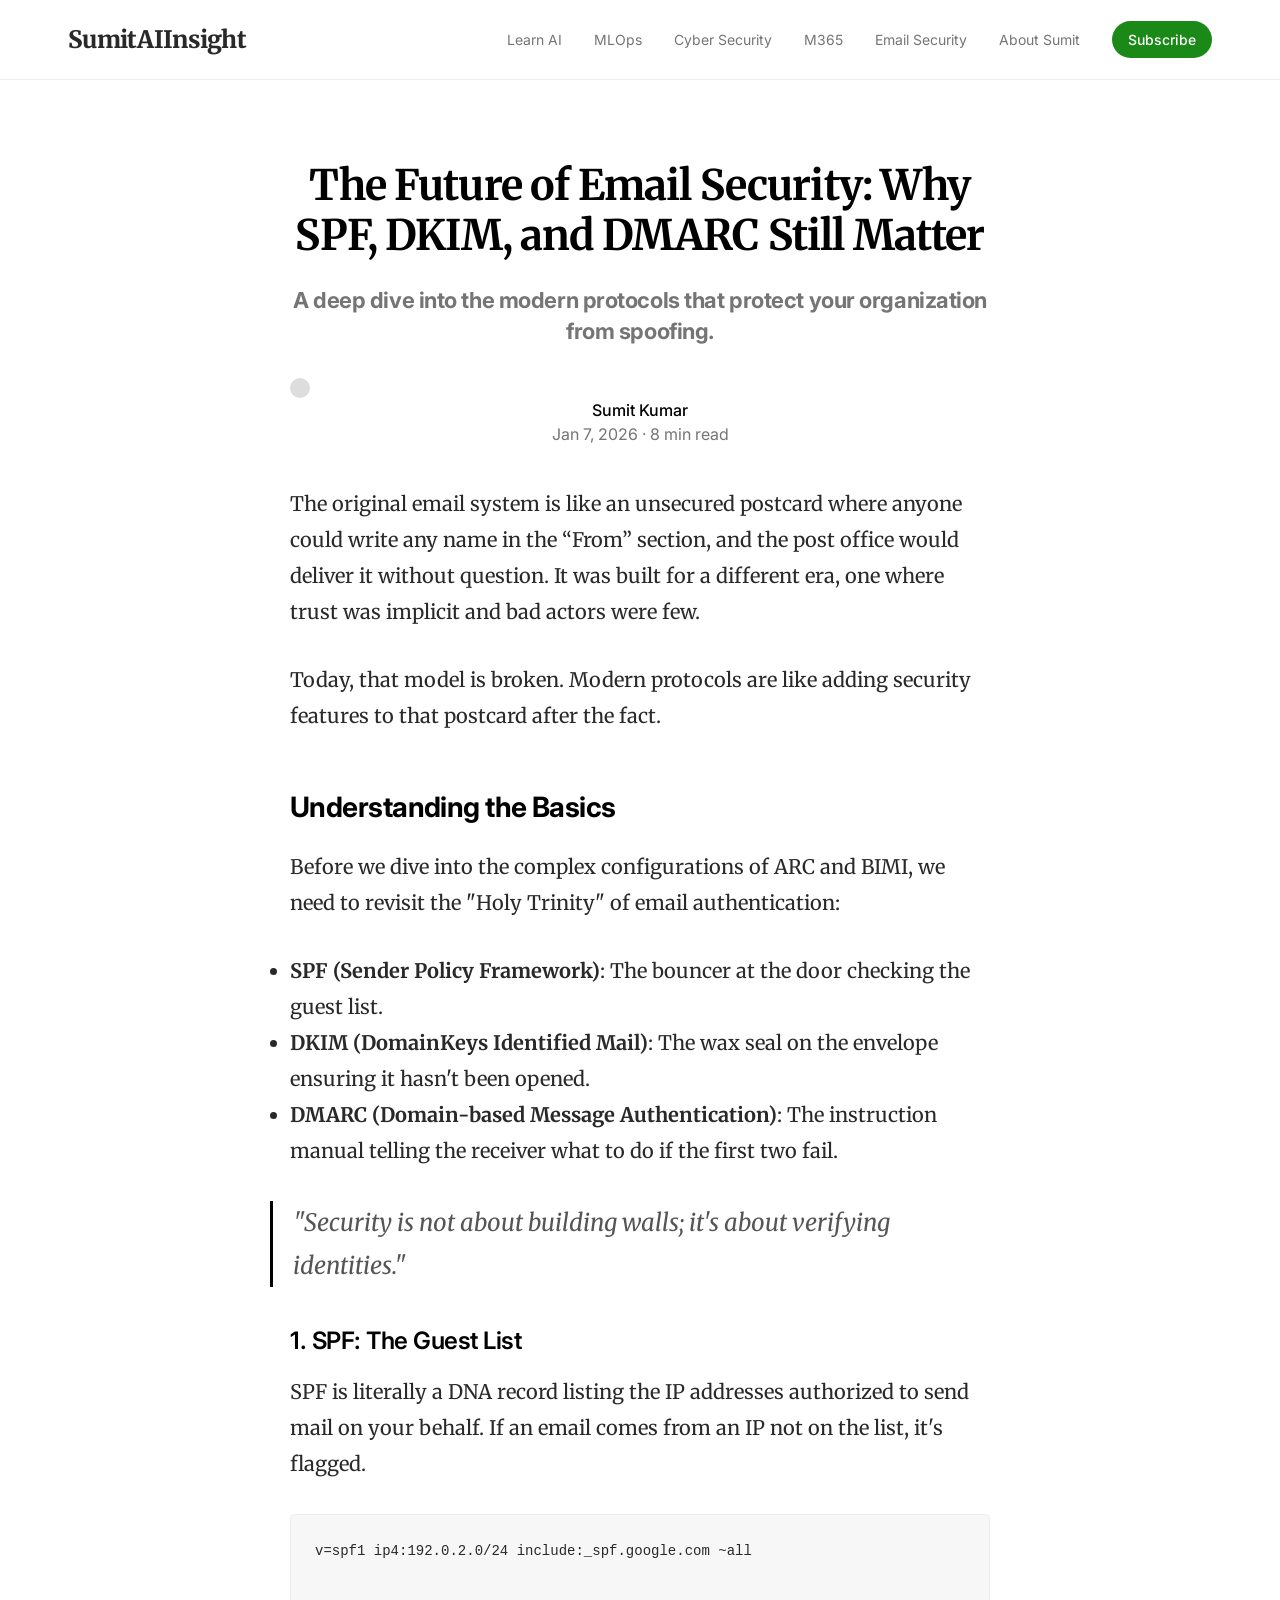
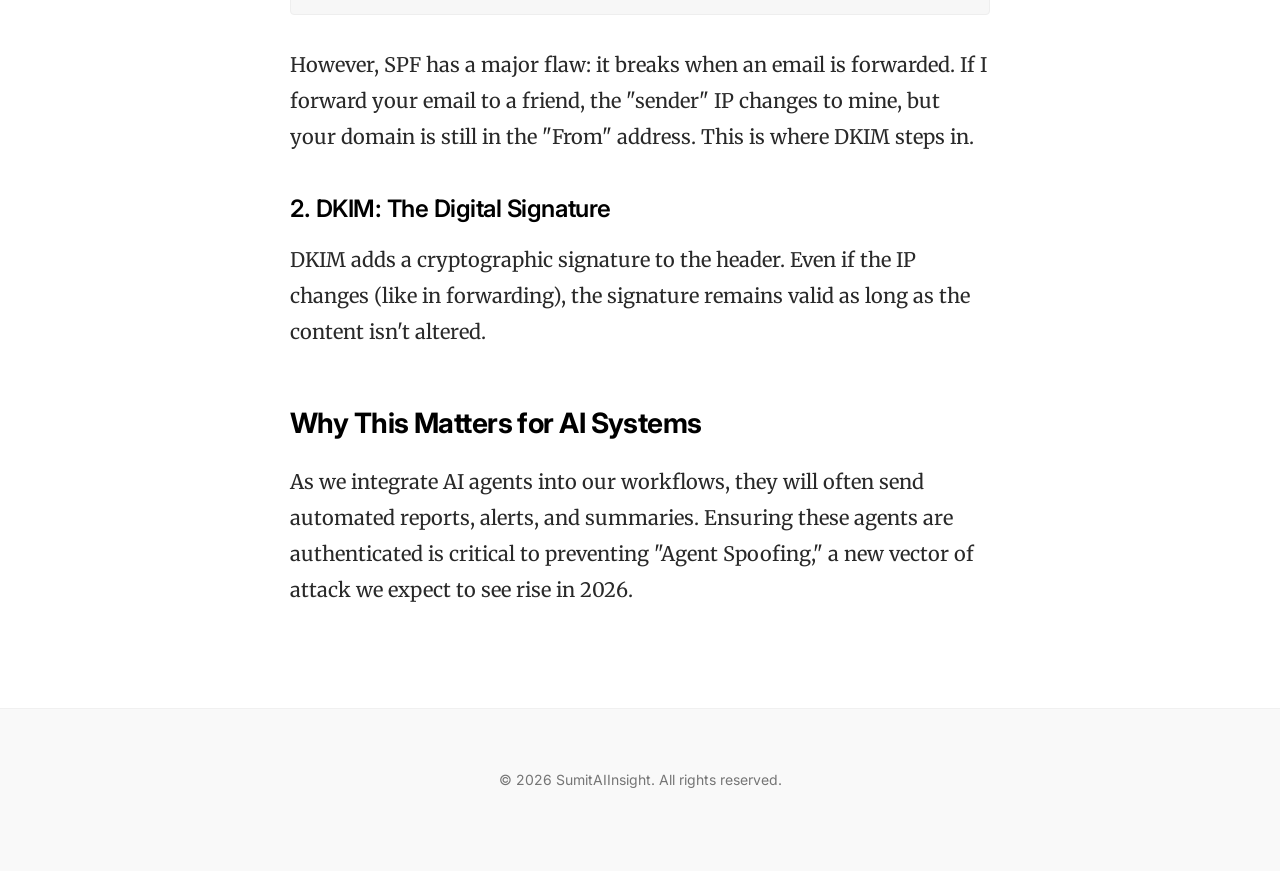
<file: article.html>
<!DOCTYPE html>
<html lang="en">

<head>
    <meta charset="UTF-8">
    <meta name="viewport" content="width=device-width, initial-scale=1.0">
    <title>Email Security Explained - SumitAIInsight</title>
    <link rel="preconnect" href="https://fonts.googleapis.com">
    <link rel="preconnect" href="https://fonts.gstatic.com" crossorigin>
    <link
        href="https://fonts.googleapis.com/css2?family=Inter:wght@400;500;700&family=Merriweather:ital,wght@0,300;0,400;0,700;1,300&display=swap"
        rel="stylesheet">
    <link rel="stylesheet" href="style.css">
</head>

<body>

    <!-- Reused Header -->
    <header class="site-header">
        <div class="container header-inner">
            <a href="index.html" class="logo">SumitAIInsight</a>
            <nav class="nav-links">
                <a href="#">Learn AI</a>
                <a href="#">MLOps</a>
                <a href="#">Cyber Security</a>
                <a href="#">M365</a>
                <a href="#">Email Security</a>
                <a href="#">About Sumit</a>
                <a href="#" class="btn-subscribe">Subscribe</a>
            </nav>
        </div>
    </header>

    <main>
        <!-- Article Header -->
        <article class="article-container">
            <div class="article-header">
                <h1 class="article-title">The Future of Email Security: Why SPF, DKIM, and DMARC Still Matter</h1>
                <h2 class="article-subtitle">A deep dive into the modern protocols that protect your organization from
                    spoofing.</h2>

                <div class="card-meta" style="justify-content: center; margin-top: 24px;">
                    <div class="author-avatar"></div>
                    <div>
                        <span style="display: block; font-weight: 500; color: #000;">Sumit Kumar</span>
                        <span style="color: #757575;">Jan 7, 2026 · 8 min read</span>
                    </div>
                </div>
            </div>

            <!-- Main Content Body -->
            <div class="article-body">
                <p>The original email system is like an unsecured postcard where anyone could write any name in the
                    “From” section, and the post office would deliver it without question. It was built for a different
                    era, one where trust was implicit and bad actors were few.</p>

                <p>Today, that model is broken. Modern protocols are like adding security features to that postcard
                    after the fact.</p>

                <h2>Understanding the Basics</h2>
                <p>Before we dive into the complex configurations of ARC and BIMI, we need to revisit the "Holy Trinity"
                    of email authentication:</p>

                <ul>
                    <li><strong>SPF (Sender Policy Framework)</strong>: The bouncer at the door checking the guest list.
                    </li>
                    <li><strong>DKIM (DomainKeys Identified Mail)</strong>: The wax seal on the envelope ensuring it
                        hasn't been opened.</li>
                    <li><strong>DMARC (Domain-based Message Authentication)</strong>: The instruction manual telling the
                        receiver what to do if the first two fail.</li>
                </ul>

                <blockquote>
                    "Security is not about building walls; it's about verifying identities."
                </blockquote>

                <h3>1. SPF: The Guest List</h3>
                <p>SPF is literally a DNA record listing the IP addresses authorized to send mail on your behalf. If an
                    email comes from an IP not on the list, it's flagged.</p>

                <pre>
v=spf1 ip4:192.0.2.0/24 include:_spf.google.com ~all
                </pre>

                <p>However, SPF has a major flaw: it breaks when an email is forwarded. If I forward your email to a
                    friend, the "sender" IP changes to mine, but your domain is still in the "From" address. This is
                    where DKIM steps in.</p>

                <h3>2. DKIM: The Digital Signature</h3>
                <p>DKIM adds a cryptographic signature to the header. Even if the IP changes (like in forwarding), the
                    signature remains valid as long as the content isn't altered.</p>

                <h2>Why This Matters for AI Systems</h2>
                <p>As we integrate AI agents into our workflows, they will often send automated reports, alerts, and
                    summaries. Ensuring these agents are authenticated is critical to preventing "Agent Spoofing," a new
                    vector of attack we expect to see rise in 2026.</p>

            </div>
        </article>

    </main>

    <footer class="site-footer">
        <div class="container" style="text-align: center;">
            <p style="color: #757575; font-size: 14px;">© 2026 SumitAIInsight. All rights reserved.</p>
        </div>
    </footer>

</body>

</html>
</file>
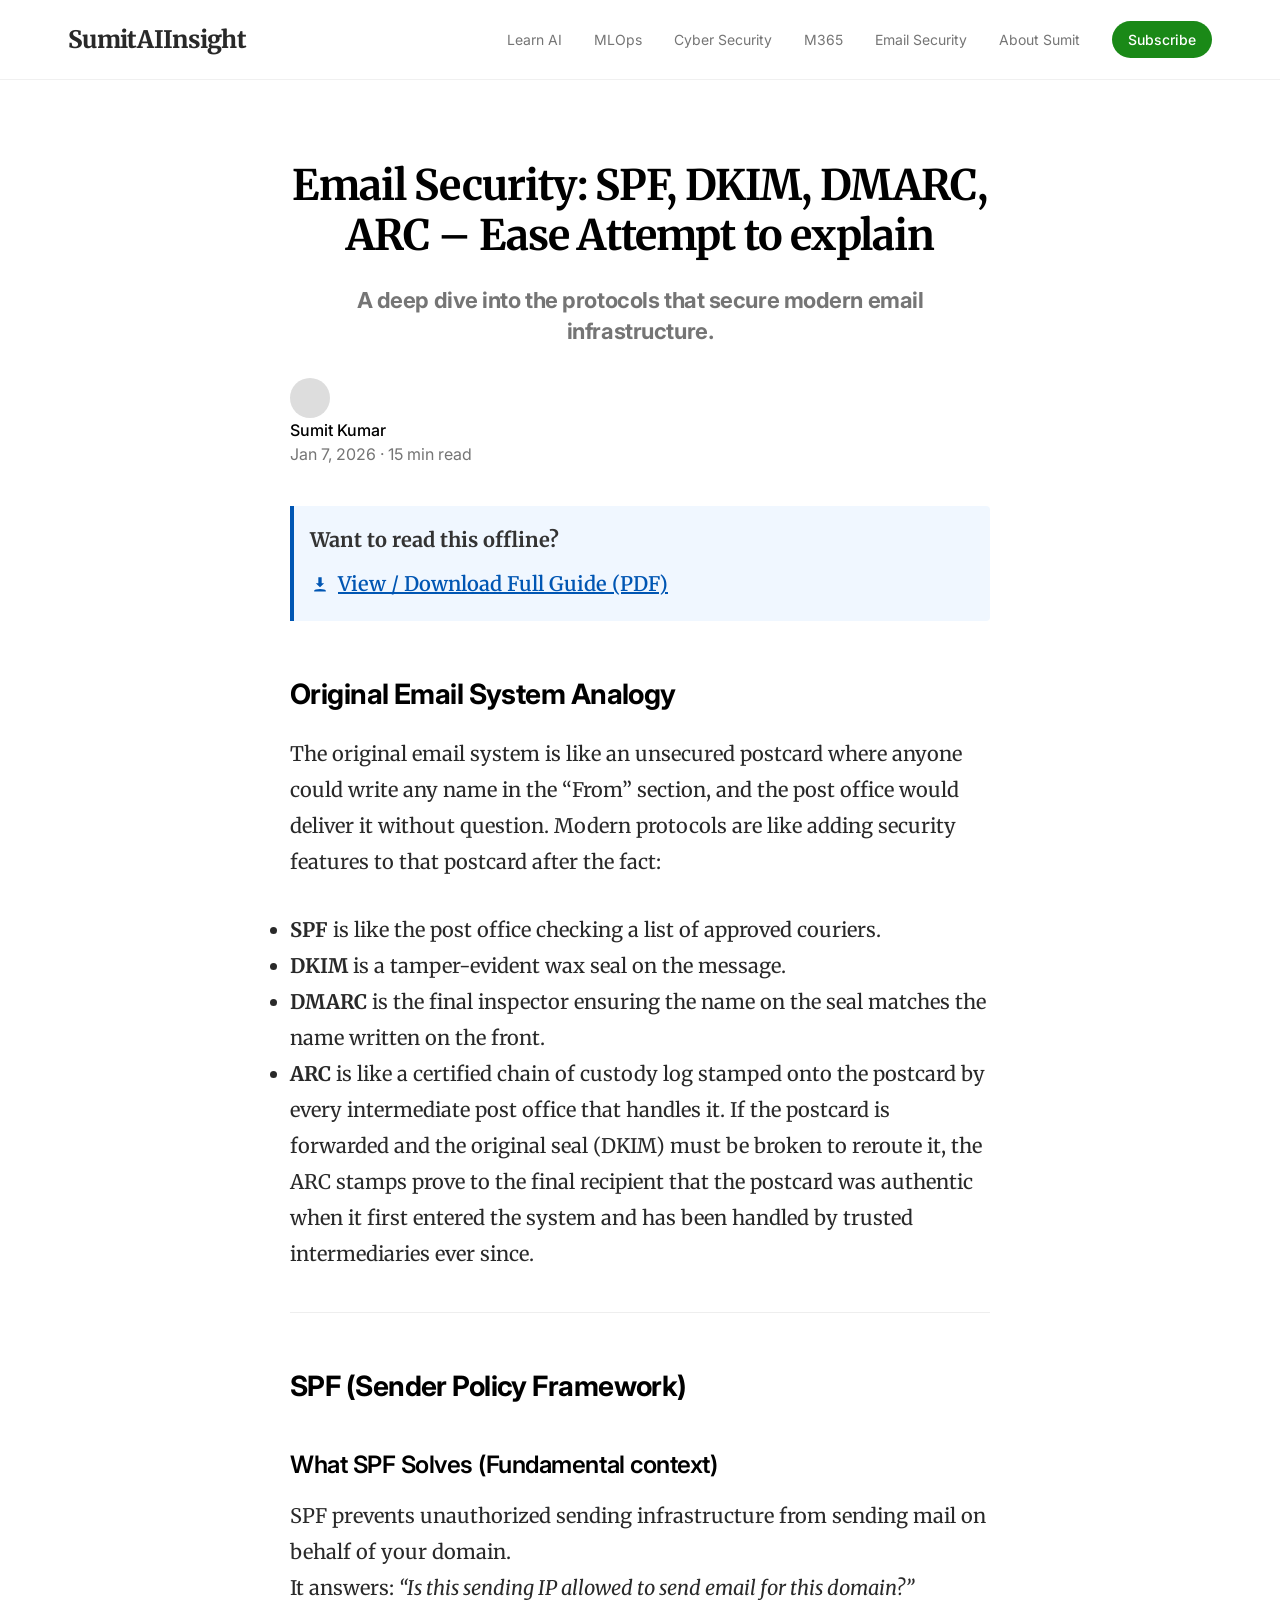
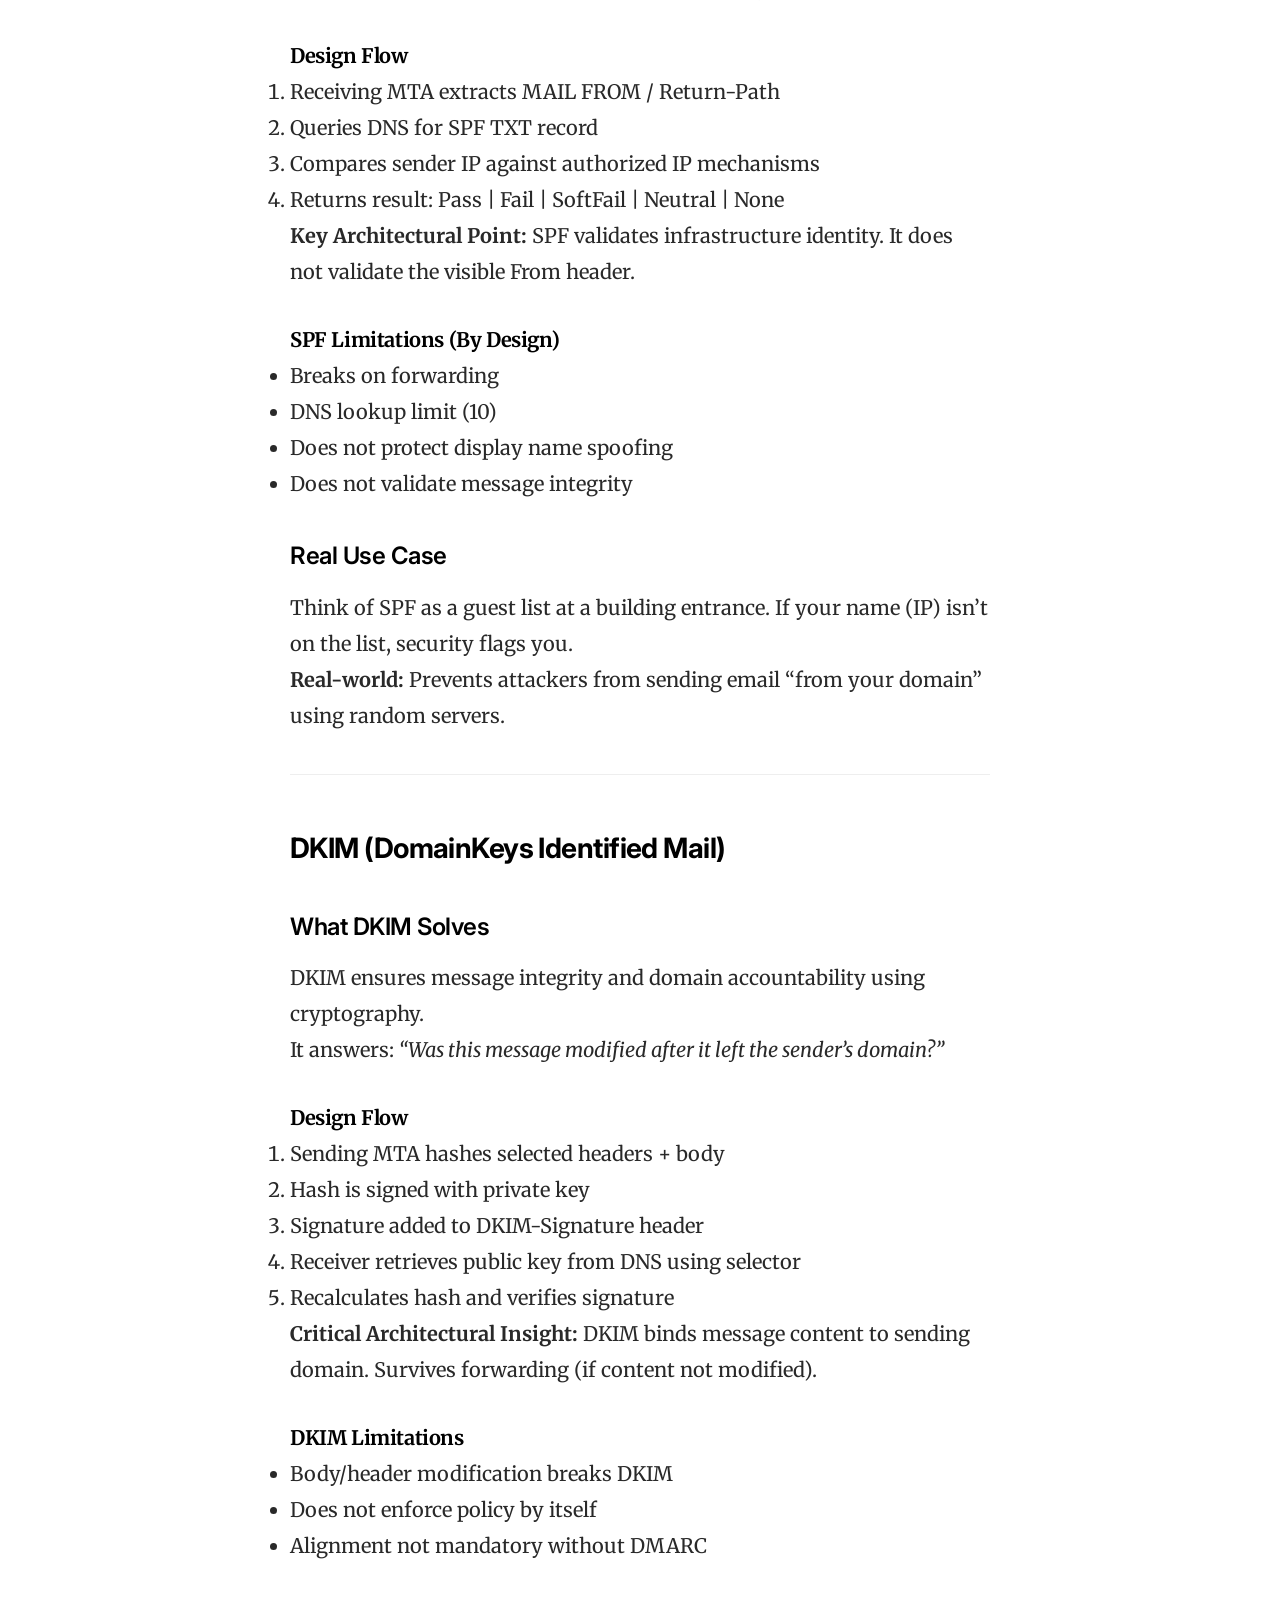
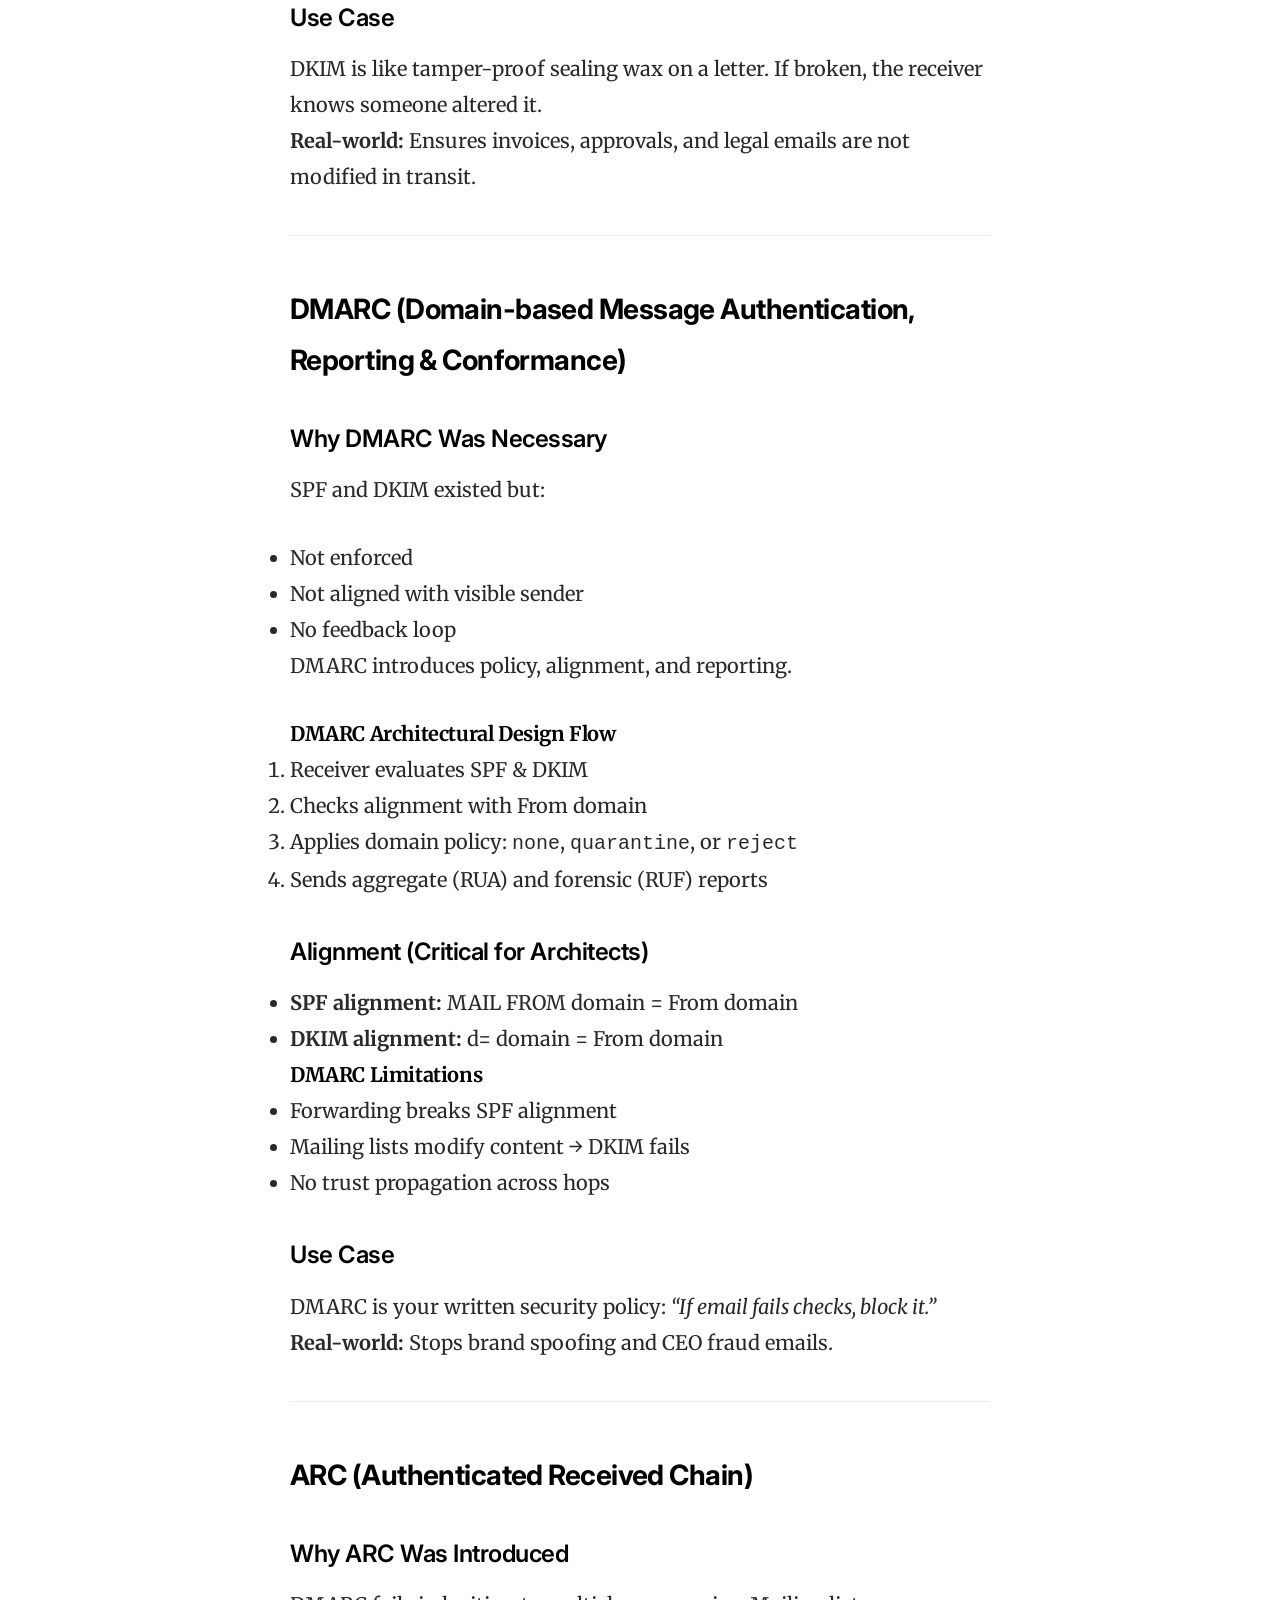
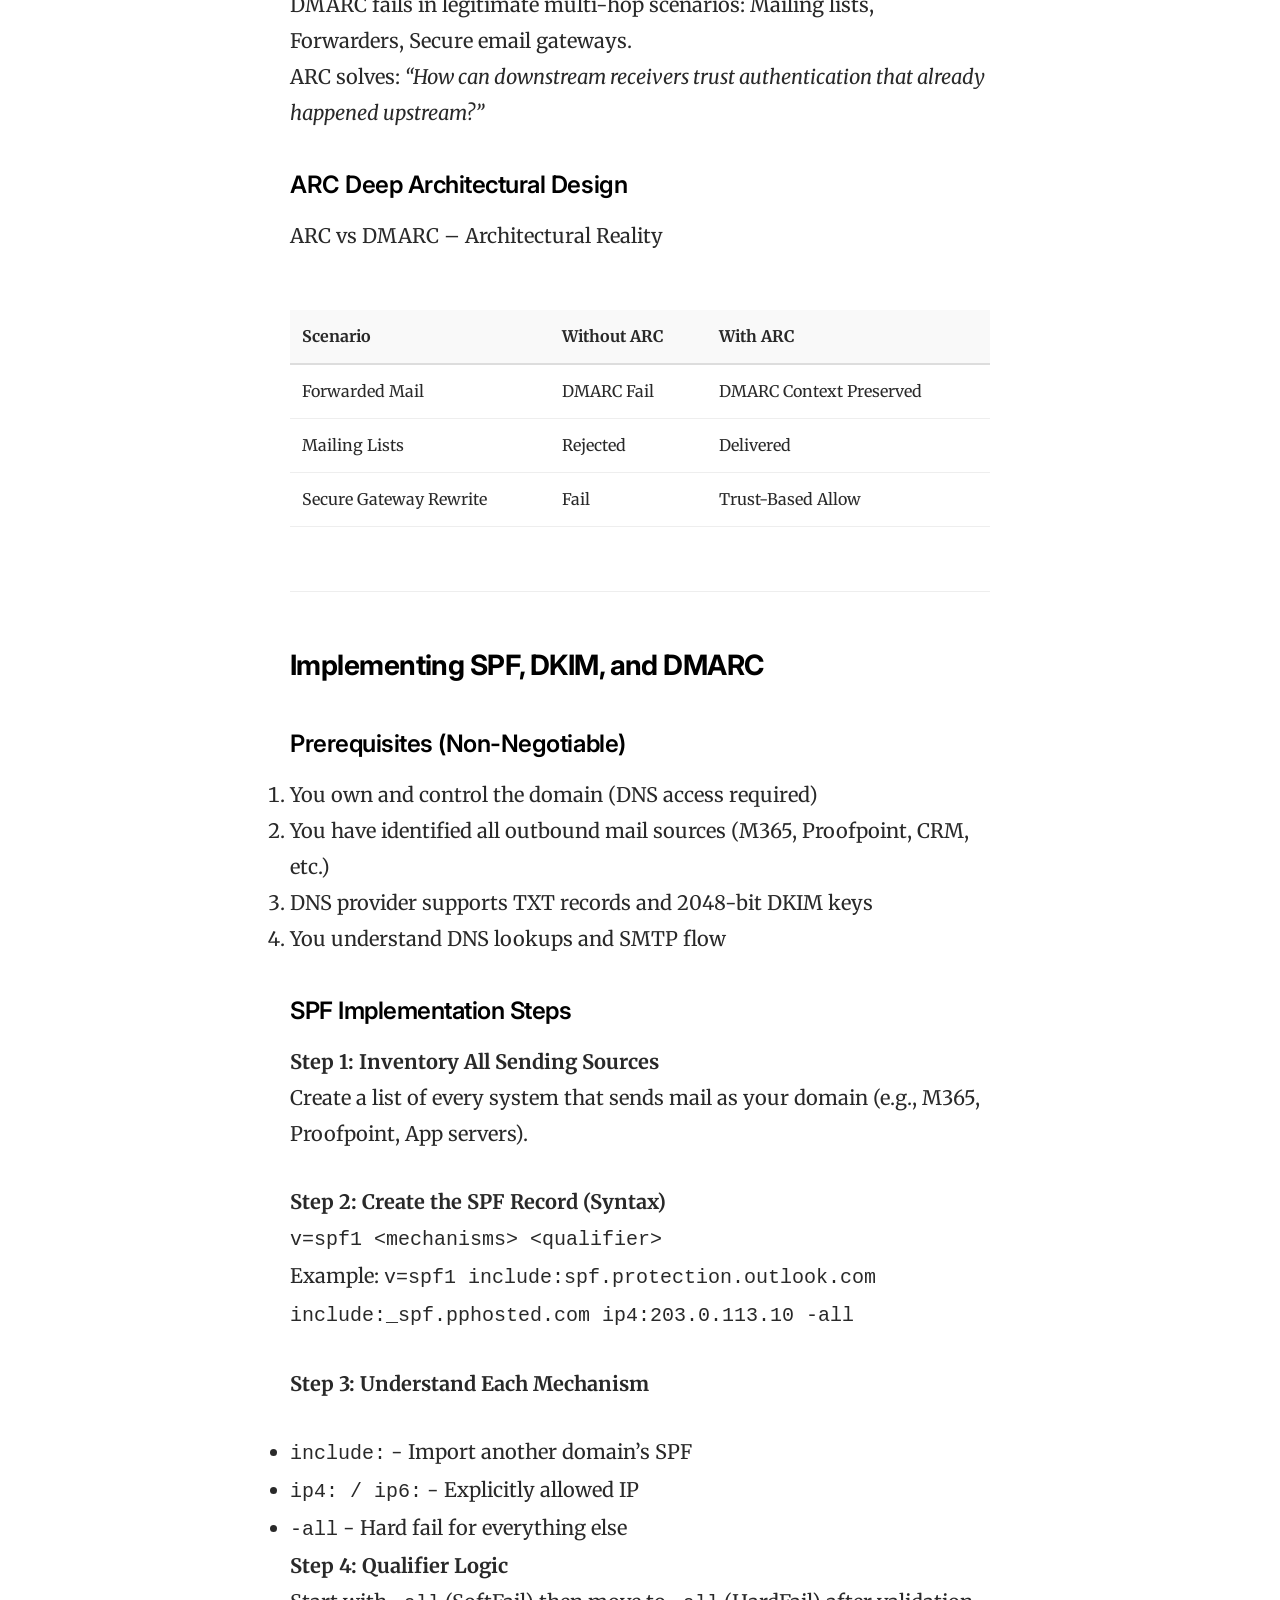
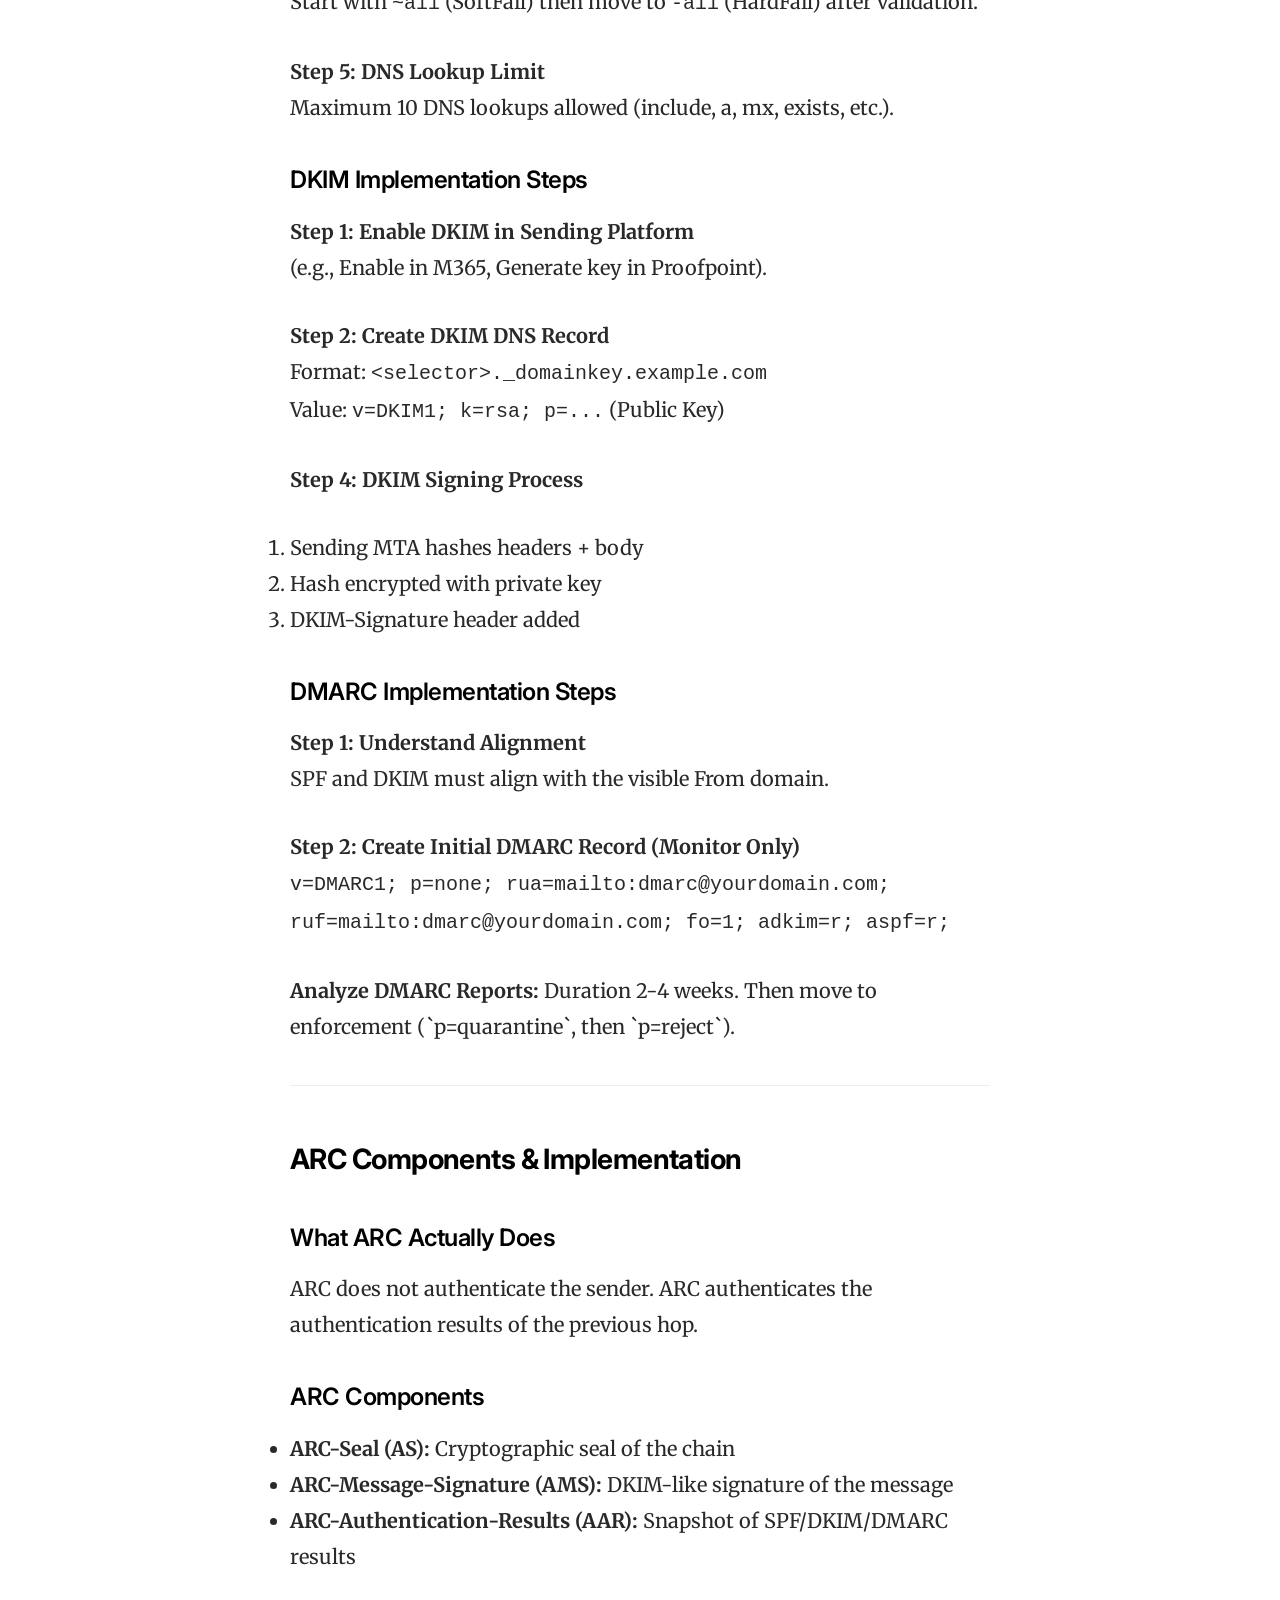
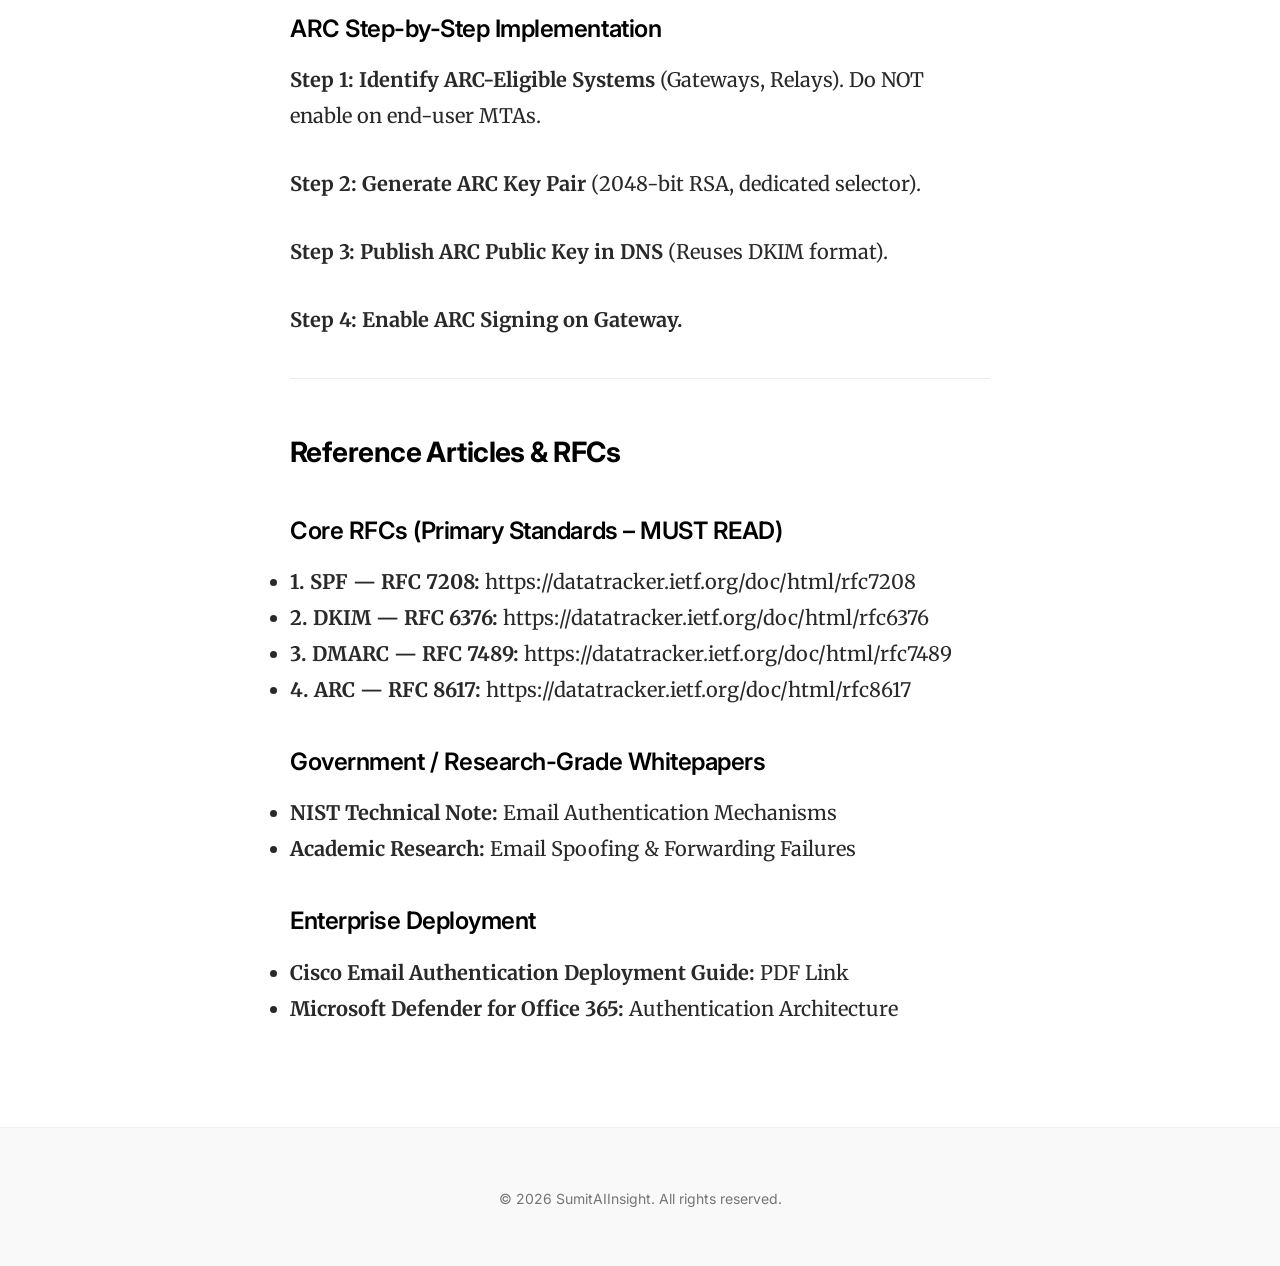
<file: email-security/spf-dkim-dmarc.html>
<!DOCTYPE html>
<html lang="en">

<head>
    <meta charset="UTF-8">
    <meta name="viewport" content="width=device-width, initial-scale=1.0">
    <title>Email Security: SPF, DKIM, DMARC, ARC - SumitAIInsight</title>
    <link rel="preconnect" href="https://fonts.googleapis.com">
    <link rel="preconnect" href="https://fonts.gstatic.com" crossorigin>
    <!-- Adjusted paths for subdirectory -->
    <link
        href="https://fonts.googleapis.com/css2?family=Inter:wght@400;500;700&family=Merriweather:ital,wght@0,300;0,400;0,700;1,300&display=swap"
        rel="stylesheet">
    <link rel="stylesheet" href="../style.css">
</head>

<body>

    <!-- Header -->
    <header class="site-header">
        <div class="container header-inner">
            <a href="../index.html" class="logo">SumitAIInsight</a>
            <nav class="nav-links">
                <a href="#">Learn AI</a>
                <a href="#">MLOps</a>
                <a href="#">Cyber Security</a>
                <a href="#">M365</a>
                <a href="#">Email Security</a>
                <a href="#">About Sumit</a>
                <a href="#" class="btn-subscribe">Subscribe</a>
            </nav>
        </div>
    </header>

    <main>
        <!-- Article Header -->
        <article class="article-container">
            <div class="article-header">
                <h1 class="article-title">Email Security: SPF, DKIM, DMARC, ARC – Ease Attempt to explain</h1>
                <h2 class="article-subtitle">A deep dive into the protocols that secure modern email infrastructure.
                </h2>

                <div class="card-meta" style="justify-content: center; margin-top: 24px;">
                    <div class="author-avatar" style="width: 40px; height: 40px;"></div>
                    <div style="text-align: left;">
                        <span style="display: block; font-weight: 500; color: #000;">Sumit Kumar</span>
                        <span style="color: #757575;">Jan 7, 2026 · 15 min read</span>
                    </div>
                </div>
            </div>

            <!-- Main Content Body -->
            <div class="article-body">

                <!-- PDF Download Section -->
                <div
                    style="background-color: #f0f7ff; border-left: 4px solid #0056b3; padding: 16px; margin-bottom: 32px; border-radius: 0 4px 4px 0;">
                    <p style="margin: 0; color: #333;">
                        <strong>Want to read this offline?</strong><br>
                        <a href="../assets/pdfs/spf-dkim-dmarc-guide.pdf" target="_blank"
                            style="color: #0056b3; text-decoration: underline; font-weight: 600; display: inline-flex; align-items: center; gap: 8px; margin-top: 8px;">
                            <svg width="20" height="20" viewBox="0 0 24 24" fill="none"
                                xmlns="http://www.w3.org/2000/svg">
                                <path
                                    d="M12 16L7 11H10V4H14V11H17L12 16ZM12 18C16 18 19 19 19 20V21H5V20C5 19 8 18 12 18Z"
                                    fill="currentColor" />
                            </svg>
                            View / Download Full Guide (PDF)
                        </a>
                    </p>
                </div>

                <h2>Original Email System Analogy</h2>
                <p>The original email system is like an unsecured postcard where anyone could write any name in the
                    “From” section, and the post office would deliver it without question. Modern protocols are like
                    adding security features to that postcard after the fact:</p>
                <ul>
                    <li><strong>SPF</strong> is like the post office checking a list of approved couriers.</li>
                    <li><strong>DKIM</strong> is a tamper-evident wax seal on the message.</li>
                    <li><strong>DMARC</strong> is the final inspector ensuring the name on the seal matches the name
                        written on the front.</li>
                    <li><strong>ARC</strong> is like a certified chain of custody log stamped onto the postcard by every
                        intermediate post office that handles it. If the postcard is forwarded and the original seal
                        (DKIM) must be broken to reroute it, the ARC stamps prove to the final recipient that the
                        postcard was authentic when it first entered the system and has been handled by trusted
                        intermediaries ever since.</li>
                </ul>

                <hr style="border: 0; border-top: 1px solid #eee; margin: 40px 0;">

                <h2>SPF (Sender Policy Framework)</h2>
                <h3>What SPF Solves (Fundamental context)</h3>
                <p>SPF prevents unauthorized sending infrastructure from sending mail on behalf of your domain.<br>
                    It answers: <em>“Is this sending IP allowed to send email for this domain?”</em></p>

                <h4>Design Flow</h4>
                <ol>
                    <li>Receiving MTA extracts MAIL FROM / Return-Path</li>
                    <li>Queries DNS for SPF TXT record</li>
                    <li>Compares sender IP against authorized IP mechanisms</li>
                    <li>Returns result: Pass | Fail | SoftFail | Neutral | None</li>
                </ol>

                <p><strong>Key Architectural Point:</strong> SPF validates infrastructure identity. It does not validate
                    the visible From header.</p>

                <h4>SPF Limitations (By Design)</h4>
                <ul>
                    <li>Breaks on forwarding</li>
                    <li>DNS lookup limit (10)</li>
                    <li>Does not protect display name spoofing</li>
                    <li>Does not validate message integrity</li>
                </ul>

                <h3>Real Use Case</h3>
                <p>Think of SPF as a guest list at a building entrance. If your name (IP) isn’t on the list, security
                    flags you.<br>
                    <strong>Real-world:</strong> Prevents attackers from sending email “from your domain” using random
                    servers.
                </p>

                <hr style="border: 0; border-top: 1px solid #eee; margin: 40px 0;">

                <h2>DKIM (DomainKeys Identified Mail)</h2>
                <h3>What DKIM Solves</h3>
                <p>DKIM ensures message integrity and domain accountability using cryptography.<br>
                    It answers: <em>“Was this message modified after it left the sender’s domain?”</em></p>

                <h4>Design Flow</h4>
                <ol>
                    <li>Sending MTA hashes selected headers + body</li>
                    <li>Hash is signed with private key</li>
                    <li>Signature added to DKIM-Signature header</li>
                    <li>Receiver retrieves public key from DNS using selector</li>
                    <li>Recalculates hash and verifies signature</li>
                </ol>

                <p><strong>Critical Architectural Insight:</strong> DKIM binds message content to sending domain.
                    Survives forwarding (if content not modified).</p>

                <h4>DKIM Limitations</h4>
                <ul>
                    <li>Body/header modification breaks DKIM</li>
                    <li>Does not enforce policy by itself</li>
                    <li>Alignment not mandatory without DMARC</li>
                </ul>

                <h3>Use Case</h3>
                <p>DKIM is like tamper-proof sealing wax on a letter. If broken, the receiver knows someone altered
                    it.<br>
                    <strong>Real-world:</strong> Ensures invoices, approvals, and legal emails are not modified in
                    transit.
                </p>

                <hr style="border: 0; border-top: 1px solid #eee; margin: 40px 0;">

                <h2>DMARC (Domain-based Message Authentication, Reporting & Conformance)</h2>
                <h3>Why DMARC Was Necessary</h3>
                <p>SPF and DKIM existed but:</p>
                <ul>
                    <li>Not enforced</li>
                    <li>Not aligned with visible sender</li>
                    <li>No feedback loop</li>
                </ul>
                <p>DMARC introduces policy, alignment, and reporting.</p>

                <h4>DMARC Architectural Design Flow</h4>
                <ol>
                    <li>Receiver evaluates SPF & DKIM</li>
                    <li>Checks alignment with From domain</li>
                    <li>Applies domain policy: <code>none</code>, <code>quarantine</code>, or <code>reject</code></li>
                    <li>Sends aggregate (RUA) and forensic (RUF) reports</li>
                </ol>

                <h3>Alignment (Critical for Architects)</h3>
                <ul>
                    <li><strong>SPF alignment:</strong> MAIL FROM domain = From domain</li>
                    <li><strong>DKIM alignment:</strong> d= domain = From domain</li>
                </ul>

                <h4>DMARC Limitations</h4>
                <ul>
                    <li>Forwarding breaks SPF alignment</li>
                    <li>Mailing lists modify content → DKIM fails</li>
                    <li>No trust propagation across hops</li>
                </ul>

                <h3>Use Case</h3>
                <p>DMARC is your written security policy: <em>“If email fails checks, block it.”</em><br>
                    <strong>Real-world:</strong> Stops brand spoofing and CEO fraud emails.
                </p>

                <hr style="border: 0; border-top: 1px solid #eee; margin: 40px 0;">

                <h2>ARC (Authenticated Received Chain)</h2>
                <h3>Why ARC Was Introduced</h3>
                <p>DMARC fails in legitimate multi-hop scenarios: Mailing lists, Forwarders, Secure email gateways.<br>
                    ARC solves: <em>“How can downstream receivers trust authentication that already happened
                        upstream?”</em></p>

                <h3>ARC Deep Architectural Design</h3>
                <p>ARC vs DMARC – Architectural Reality</p>
                <div style="overflow-x: auto;">
                    <table style="width: 100%; border-collapse: collapse; margin: 24px 0; font-size: 16px;">
                        <thead>
                            <tr style="background: #f9f9f9; text-align: left;">
                                <th style="padding: 12px; border-bottom: 2px solid #ddd;">Scenario</th>
                                <th style="padding: 12px; border-bottom: 2px solid #ddd;">Without ARC</th>
                                <th style="padding: 12px; border-bottom: 2px solid #ddd;">With ARC</th>
                            </tr>
                        </thead>
                        <tbody>
                            <tr>
                                <td style="padding: 12px; border-bottom: 1px solid #eee;">Forwarded Mail</td>
                                <td style="padding: 12px; border-bottom: 1px solid #eee;">DMARC Fail</td>
                                <td style="padding: 12px; border-bottom: 1px solid #eee;">DMARC Context Preserved</td>
                            </tr>
                            <tr>
                                <td style="padding: 12px; border-bottom: 1px solid #eee;">Mailing Lists</td>
                                <td style="padding: 12px; border-bottom: 1px solid #eee;">Rejected</td>
                                <td style="padding: 12px; border-bottom: 1px solid #eee;">Delivered</td>
                            </tr>
                            <tr>
                                <td style="padding: 12px; border-bottom: 1px solid #eee;">Secure Gateway Rewrite</td>
                                <td style="padding: 12px; border-bottom: 1px solid #eee;">Fail</td>
                                <td style="padding: 12px; border-bottom: 1px solid #eee;">Trust-Based Allow</td>
                            </tr>
                        </tbody>
                    </table>
                </div>

                <hr style="border: 0; border-top: 1px solid #eee; margin: 40px 0;">

                <h2>Implementing SPF, DKIM, and DMARC</h2>

                <h3>Prerequisites (Non-Negotiable)</h3>
                <ol>
                    <li>You own and control the domain (DNS access required)</li>
                    <li>You have identified all outbound mail sources (M365, Proofpoint, CRM, etc.)</li>
                    <li>DNS provider supports TXT records and 2048-bit DKIM keys</li>
                    <li>You understand DNS lookups and SMTP flow</li>
                </ol>

                <h3>SPF Implementation Steps</h3>
                <p><strong>Step 1: Inventory All Sending Sources</strong><br>
                    Create a list of every system that sends mail as your domain (e.g., M365, Proofpoint, App servers).
                </p>

                <p><strong>Step 2: Create the SPF Record (Syntax)</strong><br>
                    <code>v=spf1 &lt;mechanisms&gt; &lt;qualifier&gt;</code><br>
                    Example:
                    <code>v=spf1 include:spf.protection.outlook.com include:_spf.pphosted.com ip4:203.0.113.10 -all</code>
                </p>

                <p><strong>Step 3: Understand Each Mechanism</strong></p>
                <ul>
                    <li><code>include:</code> - Import another domain’s SPF</li>
                    <li><code>ip4: / ip6:</code> - Explicitly allowed IP</li>
                    <li><code>-all</code> - Hard fail for everything else</li>
                </ul>

                <p><strong>Step 4: Qualifier Logic</strong><br>
                    Start with <code>~all</code> (SoftFail) then move to <code>-all</code> (HardFail) after validation.
                </p>

                <p><strong>Step 5: DNS Lookup Limit</strong><br>
                    Maximum 10 DNS lookups allowed (include, a, mx, exists, etc.).</p>

                <h3>DKIM Implementation Steps</h3>
                <p><strong>Step 1: Enable DKIM in Sending Platform</strong><br>
                    (e.g., Enable in M365, Generate key in Proofpoint).</p>

                <p><strong>Step 2: Create DKIM DNS Record</strong><br>
                    Format: <code>&lt;selector&gt;._domainkey.example.com</code><br>
                    Value: <code>v=DKIM1; k=rsa; p=...</code> (Public Key)</p>

                <p><strong>Step 4: DKIM Signing Process</strong></p>
                <ol>
                    <li>Sending MTA hashes headers + body</li>
                    <li>Hash encrypted with private key</li>
                    <li>DKIM-Signature header added</li>
                </ol>

                <h3>DMARC Implementation Steps</h3>
                <p><strong>Step 1: Understand Alignment</strong><br>
                    SPF and DKIM must align with the visible From domain.</p>

                <p><strong>Step 2: Create Initial DMARC Record (Monitor Only)</strong><br>
                    <code>v=DMARC1; p=none; rua=mailto:dmarc@yourdomain.com; ruf=mailto:dmarc@yourdomain.com; fo=1; adkim=r; aspf=r;</code>
                </p>

                <p><strong>Analyze DMARC Reports:</strong> Duration 2-4 weeks. Then move to enforcement (`p=quarantine`,
                    then `p=reject`).</p>

                <hr style="border: 0; border-top: 1px solid #eee; margin: 40px 0;">

                <h2>ARC Components & Implementation</h2>

                <h3>What ARC Actually Does</h3>
                <p>ARC does not authenticate the sender. ARC authenticates the authentication results of the previous
                    hop.</p>

                <h3>ARC Components</h3>
                <ul>
                    <li><strong>ARC-Seal (AS):</strong> Cryptographic seal of the chain</li>
                    <li><strong>ARC-Message-Signature (AMS):</strong> DKIM-like signature of the message</li>
                    <li><strong>ARC-Authentication-Results (AAR):</strong> Snapshot of SPF/DKIM/DMARC results</li>
                </ul>

                <h3>ARC Step-by-Step Implementation</h3>
                <p><strong>Step 1: Identify ARC-Eligible Systems</strong> (Gateways, Relays). Do NOT enable on end-user
                    MTAs.</p>
                <p><strong>Step 2: Generate ARC Key Pair</strong> (2048-bit RSA, dedicated selector).</p>
                <p><strong>Step 3: Publish ARC Public Key in DNS</strong> (Reuses DKIM format).</p>
                <p><strong>Step 4: Enable ARC Signing on Gateway.</strong></p>

                <hr style="border: 0; border-top: 1px solid #eee; margin: 40px 0;">

                <h2>Reference Articles & RFCs</h2>

                <h3>Core RFCs (Primary Standards – MUST READ)</h3>
                <ul>
                    <li><strong>1. SPF — RFC 7208:</strong> <a href="https://datatracker.ietf.org/doc/html/rfc7208"
                            target="_blank">https://datatracker.ietf.org/doc/html/rfc7208</a></li>
                    <li><strong>2. DKIM — RFC 6376:</strong> <a href="https://datatracker.ietf.org/doc/html/rfc6376"
                            target="_blank">https://datatracker.ietf.org/doc/html/rfc6376</a></li>
                    <li><strong>3. DMARC — RFC 7489:</strong> <a href="https://datatracker.ietf.org/doc/html/rfc7489"
                            target="_blank">https://datatracker.ietf.org/doc/html/rfc7489</a></li>
                    <li><strong>4. ARC — RFC 8617:</strong> <a href="https://datatracker.ietf.org/doc/html/rfc8617"
                            target="_blank">https://datatracker.ietf.org/doc/html/rfc8617</a></li>
                </ul>

                <h3>Government / Research-Grade Whitepapers</h3>
                <ul>
                    <li><strong>NIST Technical Note:</strong> <a
                            href="https://nvlpubs.nist.gov/nistpubs/TechnicalNotes/NIST.TN.1945.pdf"
                            target="_blank">Email Authentication Mechanisms</a></li>
                    <li><strong>Academic Research:</strong> <a href="https://arxiv.org/abs/2011.08420"
                            target="_blank">Email Spoofing & Forwarding Failures</a></li>
                </ul>

                <h3>Enterprise Deployment</h3>
                <ul>
                    <li><strong>Cisco Email Authentication Deployment Guide:</strong> <a
                            href="https://www.cisco.com/c/dam/en/us/products/collateral/security/esa-spfdkim-dmarc.pdf"
                            target="_blank">PDF Link</a></li>
                    <li><strong>Microsoft Defender for Office 365:</strong> <a
                            href="https://learn.microsoft.com/en-us/defender-office-365/emailauthentication-about"
                            target="_blank">Authentication Architecture</a></li>
                </ul>

            </div>
        </article>

    </main>

    <footer class="site-footer">
        <div class="container" style="text-align: center;">
            <p style="color: #757575; font-size: 14px;">© 2026 SumitAIInsight. All rights reserved.</p>
        </div>
    </footer>

</body>

</html>
</file>
<file: style.css>
/*
Theme Name: SumitAI Insight V2
Theme URI: https://sumitaiinsight.com
Author: Antigravity
Description: Custom theme converted from static HTML specifically for TDS aesthetic.
Version: 1.0
Text Domain: sumitai-v2
*/

:root {
    /* Typography - The Heart of the Design */
    --font-serif: 'Merriweather', 'Georgia', serif;
    --font-sans: 'Inter', -apple-system, BlinkMacSystemFont, "Segoe UI", Roboto, Helvetica, Arial, sans-serif;

    /* Color Palette - Minimalist */
    --color-bg: #cdeee1;
    --color-surface: #ffffff;
    --color-text-main: #292929;
    /* Softer black */
    --color-text-muted: #757575;
    --color-accent: #1a8917;
    /* Medium Green */
    --color-border: #f0f0f0;

    /* Spacing & Layout */
    --container-width: 1192px;
    --reading-width: 700px;
    --header-height: 80px;
    --gap-standard: 24px;
}

* {
    box-sizing: border-box;
    margin: 0;
    padding: 0;
}

body {
    background-color: var(--color-surface);
    color: var(--color-text-main);
    font-family: var(--font-sans);
    line-height: 1.5;
    -webkit-font-smoothing: antialiased;
}

/* Typography Utils */
h1,
h2,
h3,
h4,
h5,
h6 {
    font-weight: 700;
    letter-spacing: -0.02em;
    color: #000;
}

p {
    margin-bottom: 1.5em;
}

a {
    text-decoration: none;
    color: inherit;
    transition: color 0.2s;
}

a:hover {
    color: #333;
}

/* Structural Components */

.container {
    max-width: var(--container-width);
    margin: 0 auto;
    padding: 0 24px;
}

/* Header - Sticky & Minimal */
.site-header {
    height: var(--header-height);
    border-bottom: 1px solid var(--color-border);
    position: sticky;
    top: 0;
    background: rgba(255, 255, 255, 0.98);
    z-index: 100;
    display: flex;
    align-items: center;
}

.header-inner {
    display: flex;
    justify-content: space-between;
    align-items: center;
    width: 100%;
}

.logo {
    font-size: 24px;
    font-weight: 800;
    font-family: var(--font-serif);
    letter-spacing: -0.03em;
}

.nav-links {
    display: flex;
    gap: 32px;
    font-size: 14px;
    color: var(--color-text-muted);
    align-items: center;
}

/* WP Menu Specifics */
.nav-links ul {
    display: flex;
    gap: 32px;
    list-style: none;
    margin: 0;
    padding: 0;
}

.nav-links li {
    display: inline-block;
}

.nav-links a:hover {
    color: #000;
}

.btn-subscribe {
    background-color: var(--color-accent);
    color: white !important;
    padding: 8px 16px;
    border-radius: 20px;
    font-weight: 500;
    transition: opacity 0.2s;
}

.btn-subscribe:hover {
    opacity: 0.9;
}

/* Welcome Banner */
.welcome-banner {
    background-color: var(--color-bg);
    /* Use the soft green background */
    padding: 80px 0;
    border-bottom: 1px solid var(--color-border);
}

.welcome-title {
    font-size: 42px;
    /* Large but not shouting */
    font-weight: 700;
    /* TDS serif font weight */
    font-family: var(--font-serif);
    margin-bottom: 16px;
    color: #000;
}

.welcome-subtitle {
    font-size: 24px;
    color: var(--color-text-main);
    font-family: var(--font-sans);
    font-weight: 400;
}

.site-logo {
    height: 48px;
    width: auto;
    vertical-align: middle;
}

.hero-profile-container {
    display: flex;
    justify-content: center;
    margin-bottom: 24px;
}

.hero-profile-img {
    width: 156px;
    height: 156px;
    border-radius: 50%;
    object-fit: cover;
    border: 4px solid #fff;
    box-shadow: 0 4px 12px rgba(0, 0, 0, 0.1);
}

/* Main Two-Column Layout */
.main-layout {
    padding: 48px 0;
}

.layout-grid {
    display: grid;
    grid-template-columns: 1fr 340px;
    /* Main content flex, fixed sidebar width */
    gap: 64px;
    /* Generous gap */
}

/* Feed Column Styles */
.feed-column {
    display: flex;
    flex-direction: column;
    gap: 48px;
}

/* Feed Items */
.feed-item {
    display: flex;
    gap: 32px;
    align-items: flex-start;
    justify-content: space-between;
    padding-bottom: 48px;
    border-bottom: 1px solid var(--color-border);
}

.feed-item:last-child {
    border-bottom: none;
}

/* Featured Item is different - stacked */
.feed-item.featured-item {
    flex-direction: column;
    gap: 24px;
}

.feed-item.featured-item .feed-image img {
    height: 300px;
    width: 100%;
}

.feed-image-small {
    width: 200px;
    height: 134px;
    flex-shrink: 0;
    background: #f9f9f9;
}

.feed-image-small img,
.feed-image img {
    width: 100%;
    height: 100%;
    object-fit: cover;
    border-radius: 2px;
}

.feed-content {
    flex: 1;
    display: flex;
    flex-direction: column;
}

.feed-title {
    font-family: var(--font-sans);
    font-weight: 700;
    font-size: 20px;
    margin-bottom: 8px;
    color: #000;
    line-height: 1.25;
}

.featured-item .feed-title {
    font-family: var(--font-serif);
    font-size: 28px;
}

.feed-excerpt {
    font-family: var(--font-serif);
    color: var(--color-text-muted);
    font-size: 16px;
    line-height: 1.5;
    margin-bottom: 12px;
    display: -webkit-box;
    -webkit-line-clamp: 2;
    line-clamp: 2;
    -webkit-box-orient: vertical;
    overflow: hidden;
}

.feed-footer {
    display: flex;
    align-items: center;
    gap: 12px;
    font-size: 13px;
    color: var(--color-text-muted);
}

.tag {
    background: #f2f2f2;
    padding: 2px 10px;
    border-radius: 100px;
    color: #292929;
}

/* Sidebar Styling */
.sidebar-sticky {
    position: sticky;
    top: 120px;
    /* Stick below header */
}

.sidebar-title {
    font-size: 16px;
    font-weight: 700;
    text-transform: uppercase;
    letter-spacing: 0.05em;
    margin-bottom: 24px;
    color: #292929;
}

.category-list-chips {
    display: flex;
    flex-wrap: wrap;
    gap: 12px;
    margin-bottom: 40px;
}

.chip {
    padding: 8px 16px;
    border: 1px solid var(--color-border);
    border-radius: 4px;
    font-size: 14px;
    color: var(--color-text-muted);
    transition: all 0.2s;
}

.chip:hover {
    border-color: #292929;
    color: #292929;
}

.sidebar-divider {
    height: 1px;
    background: var(--color-border);
    margin: 24px 0;
}

.sidebar-links {
    display: flex;
    flex-wrap: wrap;
    gap: 16px 24px;
}

.sidebar-links a {
    font-size: 14px;
    color: var(--color-text-muted);
}

.sidebar-links a:hover {
    text-decoration: underline;
}

@media (max-width: 900px) {
    .layout-grid {
        display: flex;
        flex-direction: column-reverse;
        /* Put sidebar at bottom on mobile or remove it */
    }

    .sidebar-column {
        display: none;
        /* Often hidden on mobile for these types of layouts, or moved */
    }

    .feed-item {
        flex-direction: column-reverse;
    }

    .feed-image-small {
        width: 100%;
        height: 200px;
    }
}

/* Footer */
.site-footer {
    background: #f9f9f9;
    padding: 60px 0;
    margin-top: 80px;
    border-top: 1px solid var(--color-border);
}

/* Utilities */
.author-avatar {
    width: 20px;
    height: 20px;
    border-radius: 50%;
    background: #ddd;
}

/* Article Page Specifics */
.article-header {
    text-align: center;
    max-width: var(--reading-width);
    margin: 80px auto 40px;
}

.article-title {
    font-family: var(--font-serif);
    font-size: 42px;
    line-height: 1.2;
    margin-bottom: 24px;
    font-weight: 700;
}

.article-subtitle {
    font-family: var(--font-sans);
    font-size: 22px;
    color: var(--color-text-muted);
    line-height: 1.4;
    margin-bottom: 32px;
}

.article-body {
    max-width: var(--reading-width);
    margin: 0 auto 100px;
    font-family: var(--font-serif);
    font-size: 20px;
    line-height: 1.8;
    /* The "Medium" leading */
    color: #292929;
}

.article-body p {
    margin-bottom: 2rem;
}

.article-body h2 {
    font-family: var(--font-sans);
    /* Headings in body are often sans */
    font-size: 28px;
    margin-top: 48px;
    margin-bottom: 16px;
    font-weight: 700;
}

.article-body h3 {
    font-family: var(--font-sans);
    font-size: 24px;
    margin-top: 32px;
    margin-bottom: 12px;
    font-weight: 600;
}

.article-body blockquote {
    border-left: 3px solid #000;
    padding-left: 20px;
    margin: 32px 0 32px -20px;
    font-style: italic;
    font-size: 24px;
    color: #555;
    background: transparent;
}

/* Code Blocks for "Tech Blog" Feel */
.article-body pre {
    background: #f7f7f7;
    padding: 24px;
    border-radius: 4px;
    overflow-x: auto;
    margin: 32px 0;
    font-size: 14px;
    font-family: 'Courier New', Courier, monospace;
    border: 1px solid #eee;
}

.container-narrow {
    max-width: var(--reading-width);
    margin: 0 auto;
}
</file>
